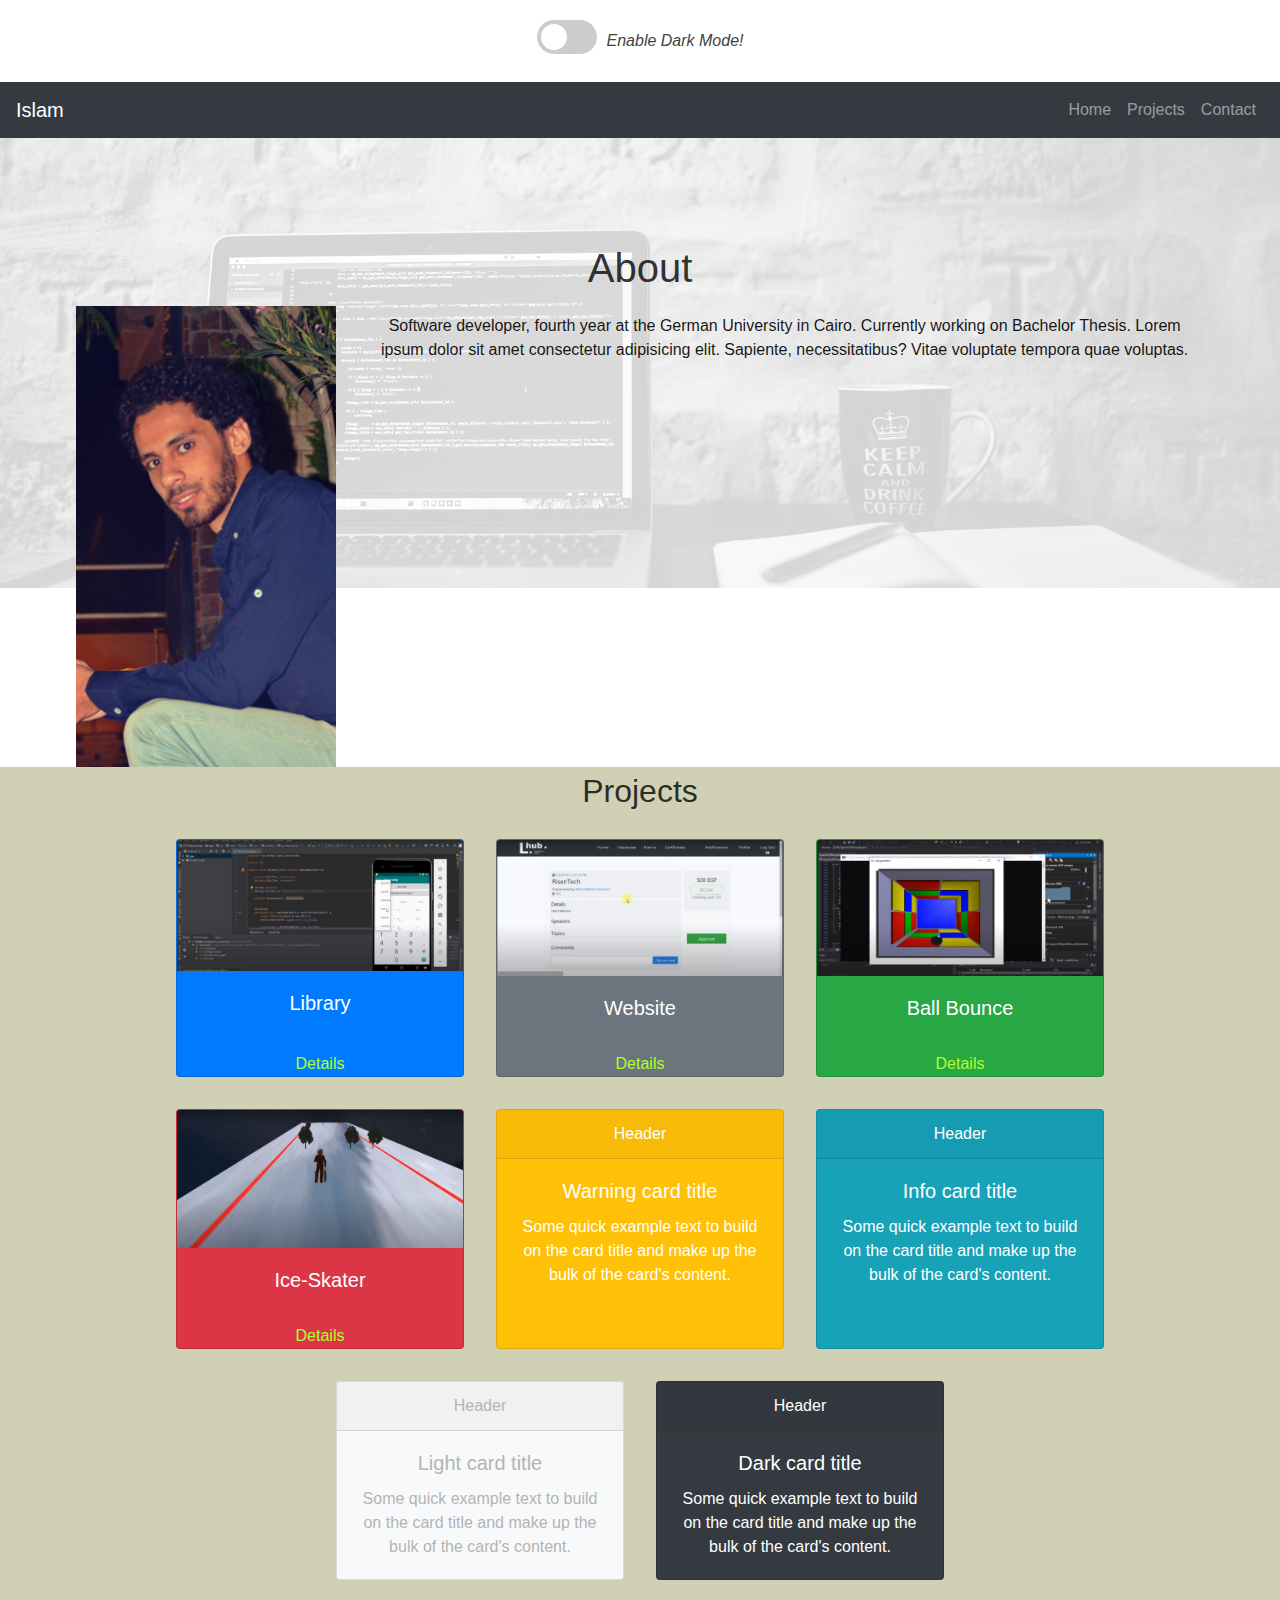
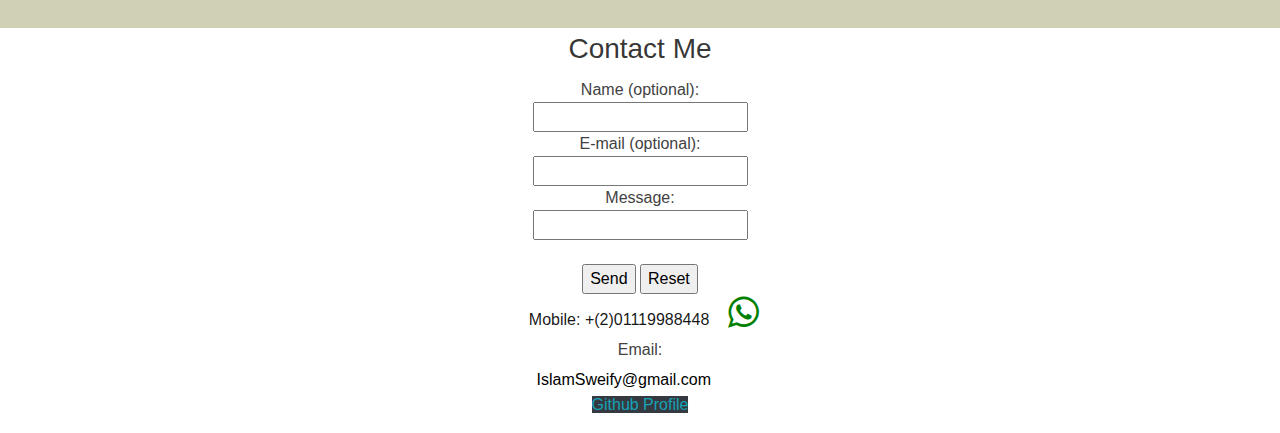
<file: index.html>
<!DOCTYPE html>
<html lang="en">
<head>
    <meta charset="UTF-8">
    <meta name="viewport" content="width=device-width, initial-scale=1.0">
    
    <title>Portfolio</title>

    <link rel="stylesheet" href="https://maxcdn.bootstrapcdn.com/bootstrap/4.1.3/css/bootstrap.min.css">
    <!--<link rel="stylesheet" href="style.css">-->
    <script src="https://ajax.googleapis.com/ajax/libs/jquery/3.3.1/jquery.min.js"></script>
    <script src="https://cdnjs.cloudflare.com/ajax/libs/popper.js/1.14.3/umd/popper.min.js"></script>
    <script src="https://maxcdn.bootstrapcdn.com/bootstrap/4.1.3/js/bootstrap.min.js"></script>

    <link rel="stylesheet" href="https://cdnjs.cloudflare.com/ajax/libs/font-awesome/4.7.0/css/font-awesome.min.css">
    <link rel="stylesheet" href="style.css">
    
</head>
<body>
  <!-- dark theme bar -->
    <nav>
        <div class="theme-switch-wrapper">
            <label class="theme-switch" for="checkbox">
        <input type="checkbox" id="checkbox" />
        <div class="slider round"></div>
        </label>
        <em>Enable Dark Mode!</em>
        </div>
    </nav>

    <script>
       function checktheme() {
        //alert(location.href.split("/").slice(-1));      
        if(window.location.pathname.split("/").pop() !== location.href.split("/").slice(-1)){
                value = localStorage["key"];
                document.documentElement.setAttribute('data-theme',value)
                if (currentTheme === 'dark') {
                    toggleSwitch.checked = true;
                }
                else{
                    toggleSwitch.checked = false;
                }
            }
        }
    </script>

  <!-- main nav bar -->
    <nav class="navbar navbar-expand-md bg-dark navbar-dark">
        <a class="navbar-brand" href="#">Islam</a>
      
        <button class="navbar-toggler" type="button" data-toggle="collapse" data-target="#collapsibleNavbar">
          <span class="navbar-toggler-icon"></span>
        </button>
      
        <div class="collapse navbar-collapse" id="collapsibleNavbar">
          <ul class="navbar-nav ml-auto">
            <li class="nav-item">
              <a class="nav-link" href="#">Home</a>
            </li>
            <li class="nav-item">
              <a class="nav-link" href="#Projects" id="view-Projects">Projects</a>
            </li>
            <li class="nav-item">
              <a class="nav-link" href="#Contact" id="view-Contact">Contact</a>
            </li>
          </ul>
        </div>
      </nav>

      <!-- Smooth navigation for contact and projects -->
      <script>
        $('#view-Contact').on('click', function() {
        const Contacts = $('#Contact').position().top;

        $('html, body').animate(
            {
            scrollTop: Contacts
            },
            900
        );
        });

        $('#view-Projects').on('click', function() {
        const Projects = $('#Projects').position().top;

        $('html, body').animate(
            {
            scrollTop: Projects
            },
            900
        );
        });
    </script>

      <!-- ABOUT SECTION -->
      <section id="About">
        <div class="bg-image"></div>
        <div class="container">
            <div class="jumbrotron text-center">
                <h1>About</h1>
            </div>
            <div class="container">
                <div class="row"> 
                    <div class="col-3">
                        <img id="img" class="img-fluid" src="./images/Screenshot_20200512-050657_Gallery.jpg" alt="picture of me">
                    </div>
                    <p1 class="col-9"> Software developer, fourth year at the German University in Cairo. Currently working on Bachelor Thesis. Lorem ipsum dolor sit amet consectetur adipisicing elit. Sapiente, necessitatibus? Vitae voluptate tempora quae voluptas. </p1>
                </div>
            </div>
        </div>
     </section>

     <!-- PROJECTS SECTION -->
     <section id="Projects">
        <div class="container">
            <div class="jumbrotron text-center">
                <h2>Projects</h2>
            </div>
            <div class="row justify-content-center">
                <div class="card text-white bg-primary text-center display:flex m-3" style="max-width: 18rem;" href>
                    <img id="img1" class="card-img-top" src="./images/Mobile_lib.JPG" alt="picture of Project1">
                            
                    <div class="card-body">
                    <h5 class="card-title">Library</h5>
                    </div>
                    <a href="../Projects/Library.html" class="card-link" style="color: greenyellow;">Details</a>
                </div>
                <div class="card text-white bg-secondary text-center display:flex m-3" style="max-width: 18rem;">
                    <img id="img2" class="card-img-top" src="./images/Full_stack_team_web.JPG" alt="picture of Project2">
                            
                    <div class="card-body">
                    <h5 class="card-title">Website</h5>
                    </div>
                    <a href="../Projects/Web.html" class="card-link" style="color: greenyellow;">Details</a>
                </div>
                <div class="card text-white bg-success display:flex m-3" style="max-width: 18rem;">
                    <img id="img3" class="card-img-top" src="./images/ballBounce_openGL.JPG" alt="picture of Project3">
                            
                    <div class="card-body">
                    <h5 class="card-title">Ball Bounce</h5>
                    </div>
                    <a href="../Projects/Bounce.html" class="card-link" style="color: greenyellow;">Details</a>
                </div>
                <div class="card text-white bg-danger display:flex m-3" style="max-width: 18rem;">
                    <img id="img4" class="card-img-top" src="./images/skater_openGL.JPG" alt="picture of Project4">
                            
                    <div class="card-body">
                    <h5 class="card-title">Ice-Skater</h5>
                    </div>
                    <a href="../Projects/Ice-Skater.html" class="card-link" style="color: greenyellow;">Details</a>
                </div>
                <div class="card text-white bg-warning display:flex m-3" style="max-width: 18rem;">
                <div class="card-header">Header</div>
                <div class="card-body">
                    <h5 class="card-title">Warning card title</h5>
                    <p class="card-text">Some quick example text to build on the card title and make up the bulk of the card's content.</p>
                </div>
                </div>
                <div class="card text-white bg-info display:flex m-3" style="max-width: 18rem;">
                <div class="card-header">Header</div>
                <div class="card-body">
                    <h5 class="card-title">Info card title</h5>
                    <p class="card-text">Some quick example text to build on the card title and make up the bulk of the card's content.</p>
                </div>
                </div>
                <div class="card bg-light display:flex m-3" style="max-width: 18rem;">
                <div class="card-header">Header</div>
                <div class="card-body">
                    <h5 class="card-title">Light card title</h5>
                    <p class="card-text">Some quick example text to build on the card title and make up the bulk of the card's content.</p>
                </div>
                </div>
                <div class="card text-white bg-dark display:flex m-3" style="max-width: 18rem;">
                <div class="card-header">Header</div>
                <div class="card-body">
                    <h5 class="card-title">Dark card title</h5>
                    <p class="card-text">Some quick example text to build on the card title and make up the bulk of the card's content.</p>
                </div>
                </div>
            </div>
        </div>
     </section>

     <!--CONTACT SECTION-->
     <section id="Contact" class="grid">
        <div class="container">
            <div class="box">
            <h3 class="content-title">Contact Me</h3>
            
            <!-- send message to email -->
            <script src="https://smtpjs.com/v3/smtp.js"></script>  
            <form>
                Name (optional):<br>
                <input type="text" id="name"><br>
                E-mail (optional):<br>
                <input type="text" id="mail"><br>
                Message:<br>
                <input type="text" id="message"><br><br>
                <input type="submit" value="Send" onclick="sendEmail()">
                <input type="reset" value="Reset">
            </form>
            <script>
                function sendEmail() {
                    if(document.getElementById("name") && document.getElementById("name").value)
                    {
                        name = document.getElementById('name').value
                    }
                    else{
                        name = 'unknown'
                    }
                    if(document.getElementById("mail") && document.getElementById("mail").value && document.getElementById("mail").value.includes("@"))
                    {
                        email = document.getElementById('mail').value
                    }
                    else{
                        email = 'unknown@null.zero'
                    }
                    if(document.getElementById("message") && document.getElementById("message").value)
                    {
                        message = document.getElementById('message').value
                    }
                    else{
                        message = 'empty message'
                    }
                    Email.send({
                    SecureToken : "8b7dcb78-22e7-48aa-bfdc-d5c39d0ad543",
                    To : 'islamomar18@yahoo.com',
                    From : email,
                    Subject : "New message from " + name,
                    Body : message
                    }).then(
                        message => alert("mail sent successfully")
                    );
                }
            </script>
            
            <div class="number">
            <p4> Mobile:  +(2)01119988448</p4>
            <i class="fa fa-whatsapp" style="font-size:36px;color:green;padding-left: 0.4em;"></i>
            </div>
            <!-- email address to send email -->
            <h6 style="padding-top: 0.5em;">Email: </h6>
            <form action="mailto:islamsweify@gmail.com" method="post" enctype="text/plain">
                <input type="submit1" value="IslamSweify@gmail.com">
            </form>

            </div>
        </div>
      </section>

<script>
    const toggleSwitch = document.querySelector('.theme-switch input[type="checkbox"]');
    const currentTheme = localStorage.getItem('theme');

    if (currentTheme) {
        document.documentElement.setAttribute('data-theme', currentTheme);
    
        if (currentTheme === 'dark') {
            toggleSwitch.checked = true;
        }
    }

    function switchTheme(e) {
        if (e.target.checked) {
            document.documentElement.setAttribute('data-theme', 'dark');
            localStorage.setItem('theme', 'dark');
        }
        else {        document.documentElement.setAttribute('data-theme', 'light');
            localStorage.setItem('theme', 'light');
        }    
    }
    localStorage["key"] = localStorage.getItem('theme')
    toggleSwitch.addEventListener('change', switchTheme, false);
</script>
</body>

<!-- Footer -->
<footer id="main-footer">
    <p><a href="https://github.com/Islam98" class="text-sm-left text-info bg-dark">Github Profile</a></p>
</footer>
</html>
</file>
<file: style.css>
/*****************************************************************/

@import url(https://fonts.googleapis.com/css?family=Lato:400,400italic,700|Sansita+One);
  
:root {
  --font-color: #424242;
  --bg-color: #fff;
  --h-rgba: rgba(0, 0, 0, 0.808);
   --p-rgba: rgb(0, 0, 0, 0.908);
   --projects-background: rgb(208,208,180);
   --projects-color:rgb(180,180,180);
   --h2-color: rgba(0, 0, 0, 0.808);
}

[data-theme="dark"] {
   --font-color: #e1e1ff;
   --bg-color: #333;
   --h-rgba: rgba(255, 255, 255, 0.808);
   --p-rgba: rgb(255, 255, 255, 0.908);
   --projects-background: rgba(4, 5, 4, 0.288);
   --projects-color:rgba(51, 51, 51, 0.603);
   --h2-color: #e1e1ff;
}

body {
  margin: 0;
  line-height: 1.5;
  text-align: center;
  background: var(--bg-color);
  color: var(--font-color);
}
/***/


/*
body {
  margin: 0;
  background: #333;
  line-height: 1.5;
  text-align: center;
}
*/
h1,h2,h3 {
  color: var(--h-rgba);
  line-height: 1.5;
  text-align: center;
}

p1,p2,p3 {
  line-height: 1.5;
  text-align: center;
  color: var(--p-rgba);
  margin: 0;
  padding: 0.5em 0;
}

p4 {
  text-align: center;
  color: var(--p-rgba);
  margin-left: 0.5rem;
}

input[type="submit1"] {
  background-color: transparent;
  border: transparent;
}

input[type="submit1"]:hover{
  background-color:green;
}

whatsapp {
  color: green;
  padding: 0.5em 0;
}

#About {
  min-height: 450px;
  text-align: center;
}

#About .bg-image {
    position: absolute;
    background: var(--bg-color)
      url("./images/pexels-photo-169573.jpeg");
    background-position: center;
    background-repeat: no-repeat;
    background-size: cover;
    width: 100%;
    height: 450px;
    z-index: -1;
    opacity: 0.2;
  }

h1 {
  padding-top: 100px;
  padding-bottom: 0;
}

#About .container, #Projects.container, #Contact.container {
  padding: 0 0.2em;
}

#Projects {
    background: var(--projects-background);
    color: var(--projects-color);
    padding-bottom: 2em;
}

h2 {
    color: var(--h2-color);
}

@media (min-width: 700px) {
    .container {
      grid-column: 2/4;
    }
}

/*
.card-img-top {
  width: 18rem;
  height: 18rem;
  object-fit: cover;
}
*/




/***/
nav {
 display: flex;
 justify-content: center;
 padding: 20px 0;
}

.theme-switch-wrapper {
display: flex;
align-items: center;
}

.theme-switch-wrapper em {
margin-left: 10px;
font-size: 1rem;
}


.theme-switch {
 display: inline-block;
 height: 34px;
 position: relative;
 width: 60px;
}

.theme-switch input {
 display:none;
}

.slider {
 background-color: #ccc;
 bottom: 0;
 cursor: pointer;
 left: 0;
 position: absolute;
 right: 0;
 top: 0;
 transition: .4s;
}

.slider:before {
 background-color: #fff;
 bottom: 4px;
 content: "";
 height: 26px;
 left: 4px;
 position: absolute;
 transition: .4s;
 width: 26px;
}

input:checked + .slider {
 background-color: #66bb6a;
}

input:checked + .slider:before {
 transform: translateX(26px);
}

.slider.round {
 border-radius: 34px;
}

.slider.round:before {
 border-radius: 50%;
}
</file>
